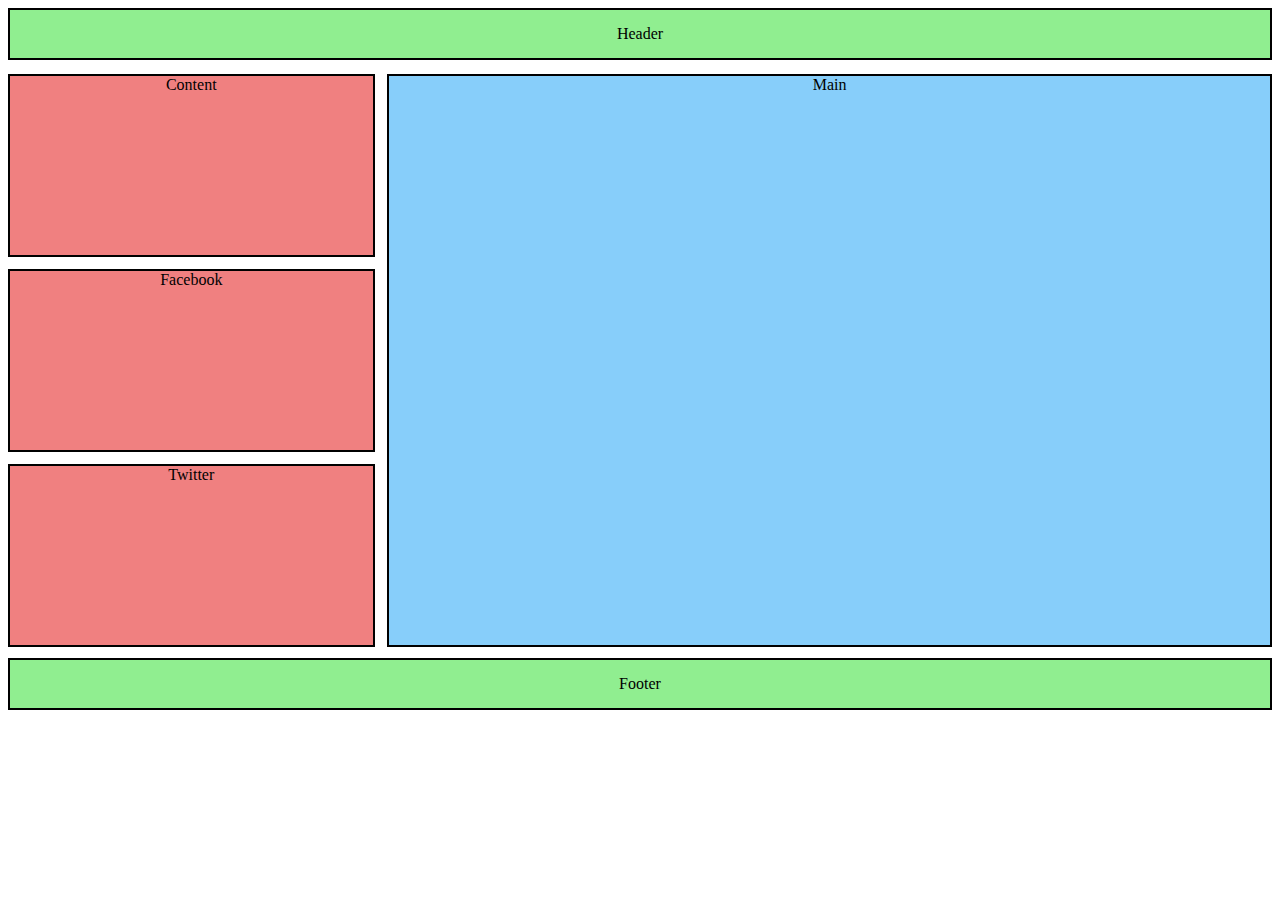
<file: assignment_Ins/index.html>
<!DOCTYPE html>
<html lang="en">
<head>
    <link rel="stylesheet" href="style.css">
    <title>Layout</title>
</head>
<body>
    <header>Header</header>
    <section>
        <div id="content" class="class">Content</div>
        <div id="facebook" class="class">Facebook</div>
        <div id="twitter" class="class">Twitter</div>
        <div id="main" class="class">Main</div>
    </section>
    <footer>Footer</footer>
</body>
</html>
</file>
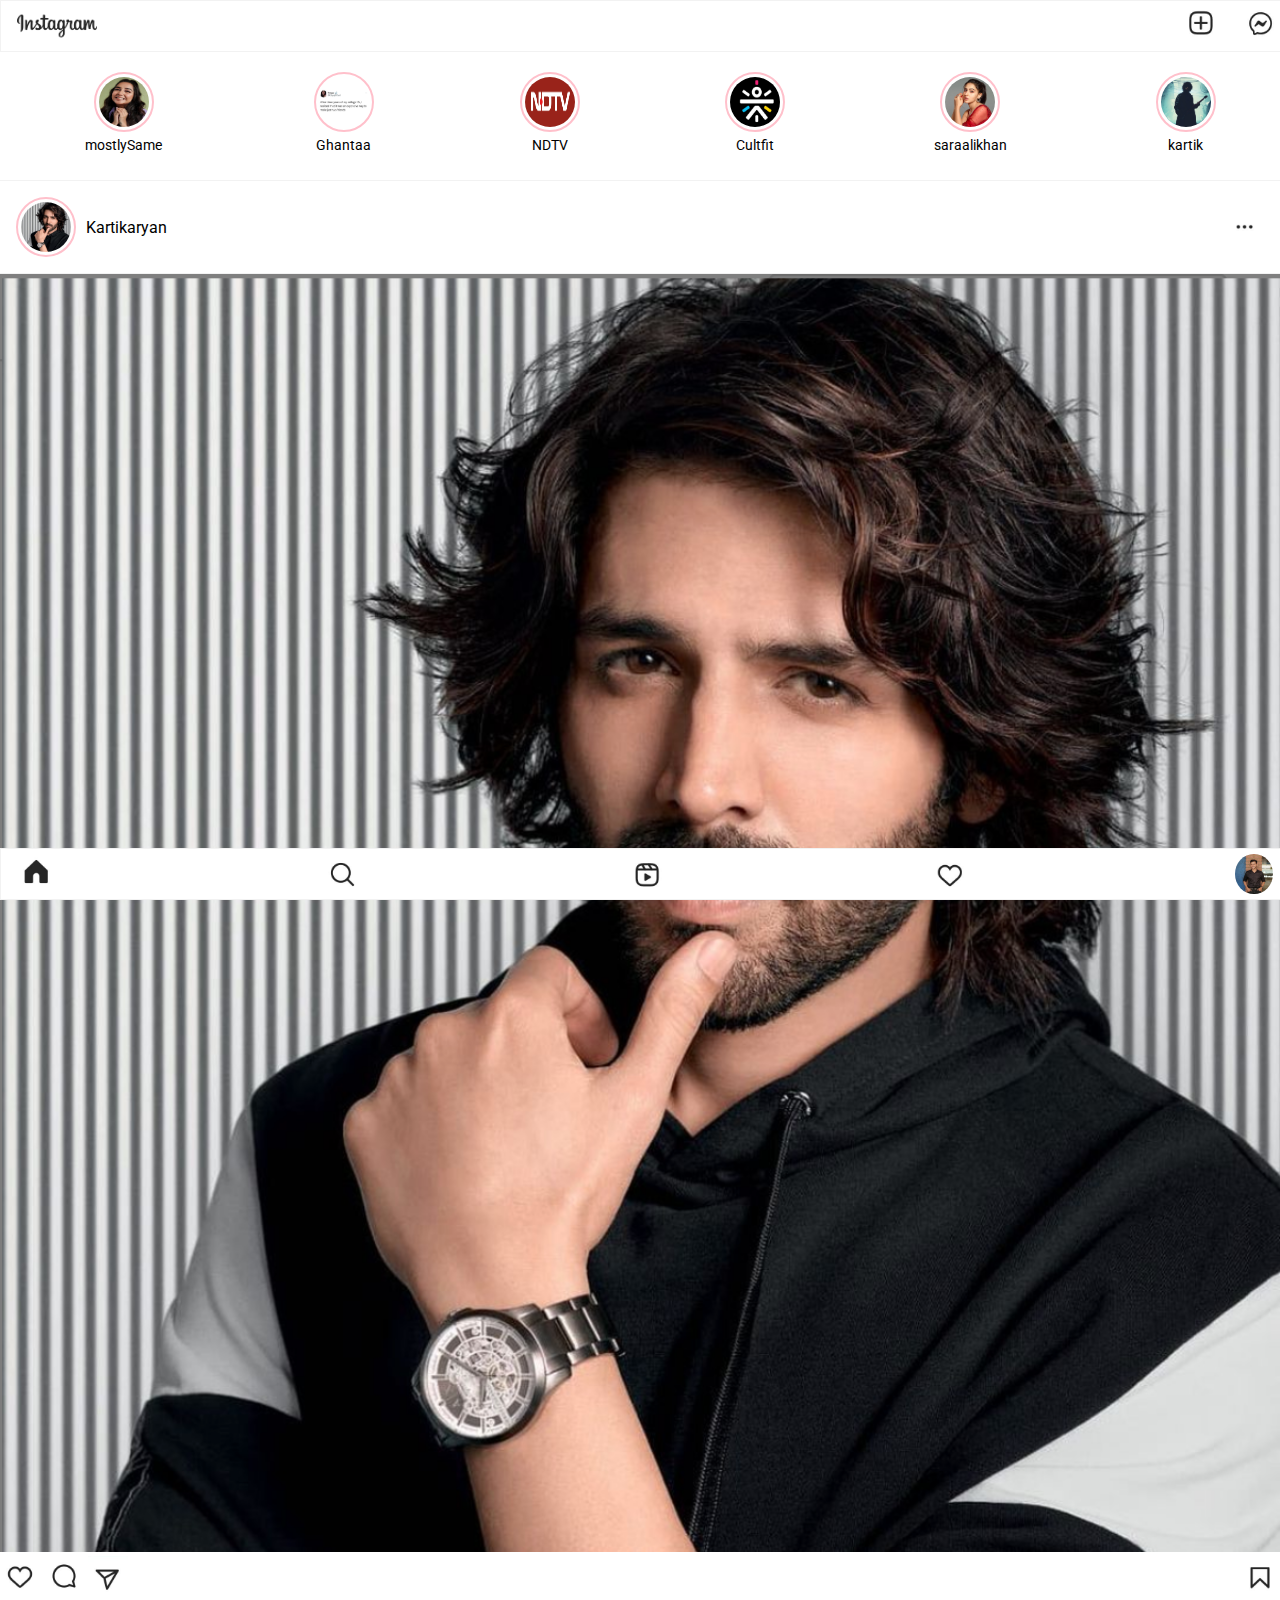
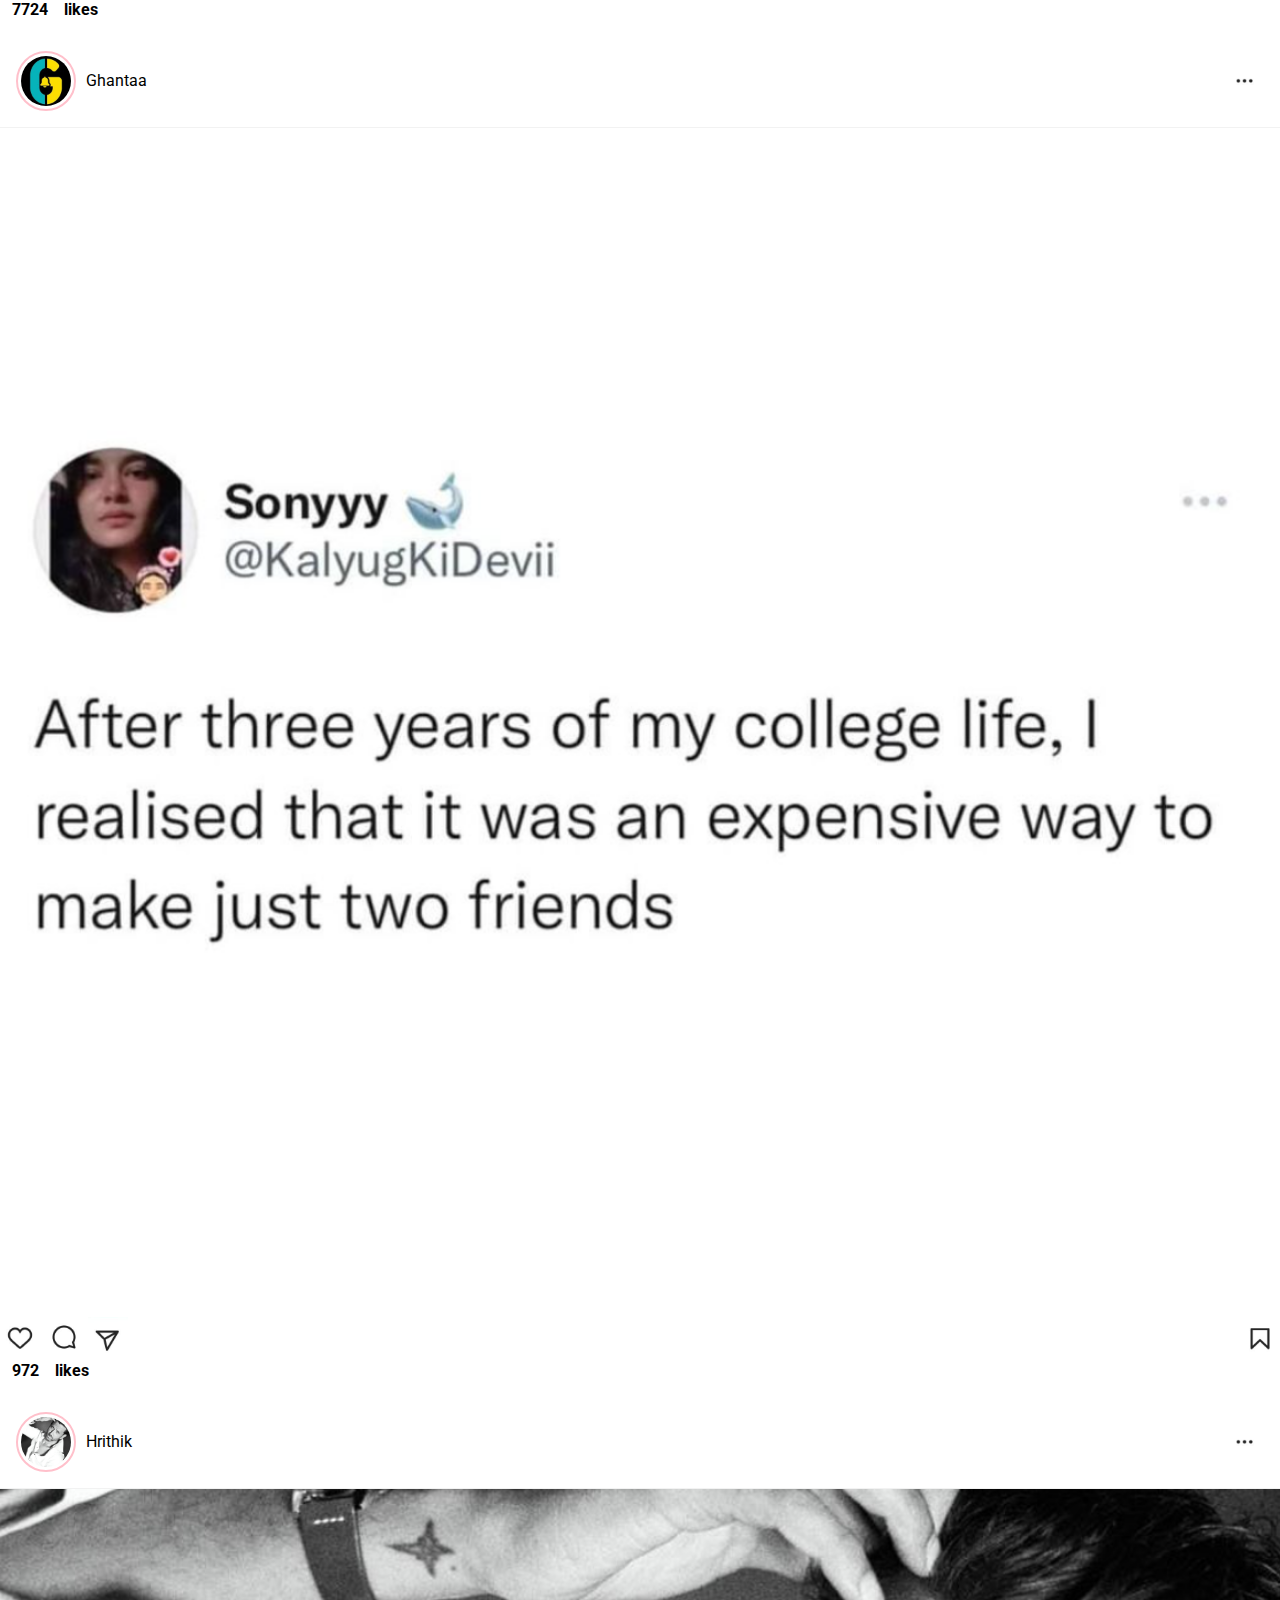
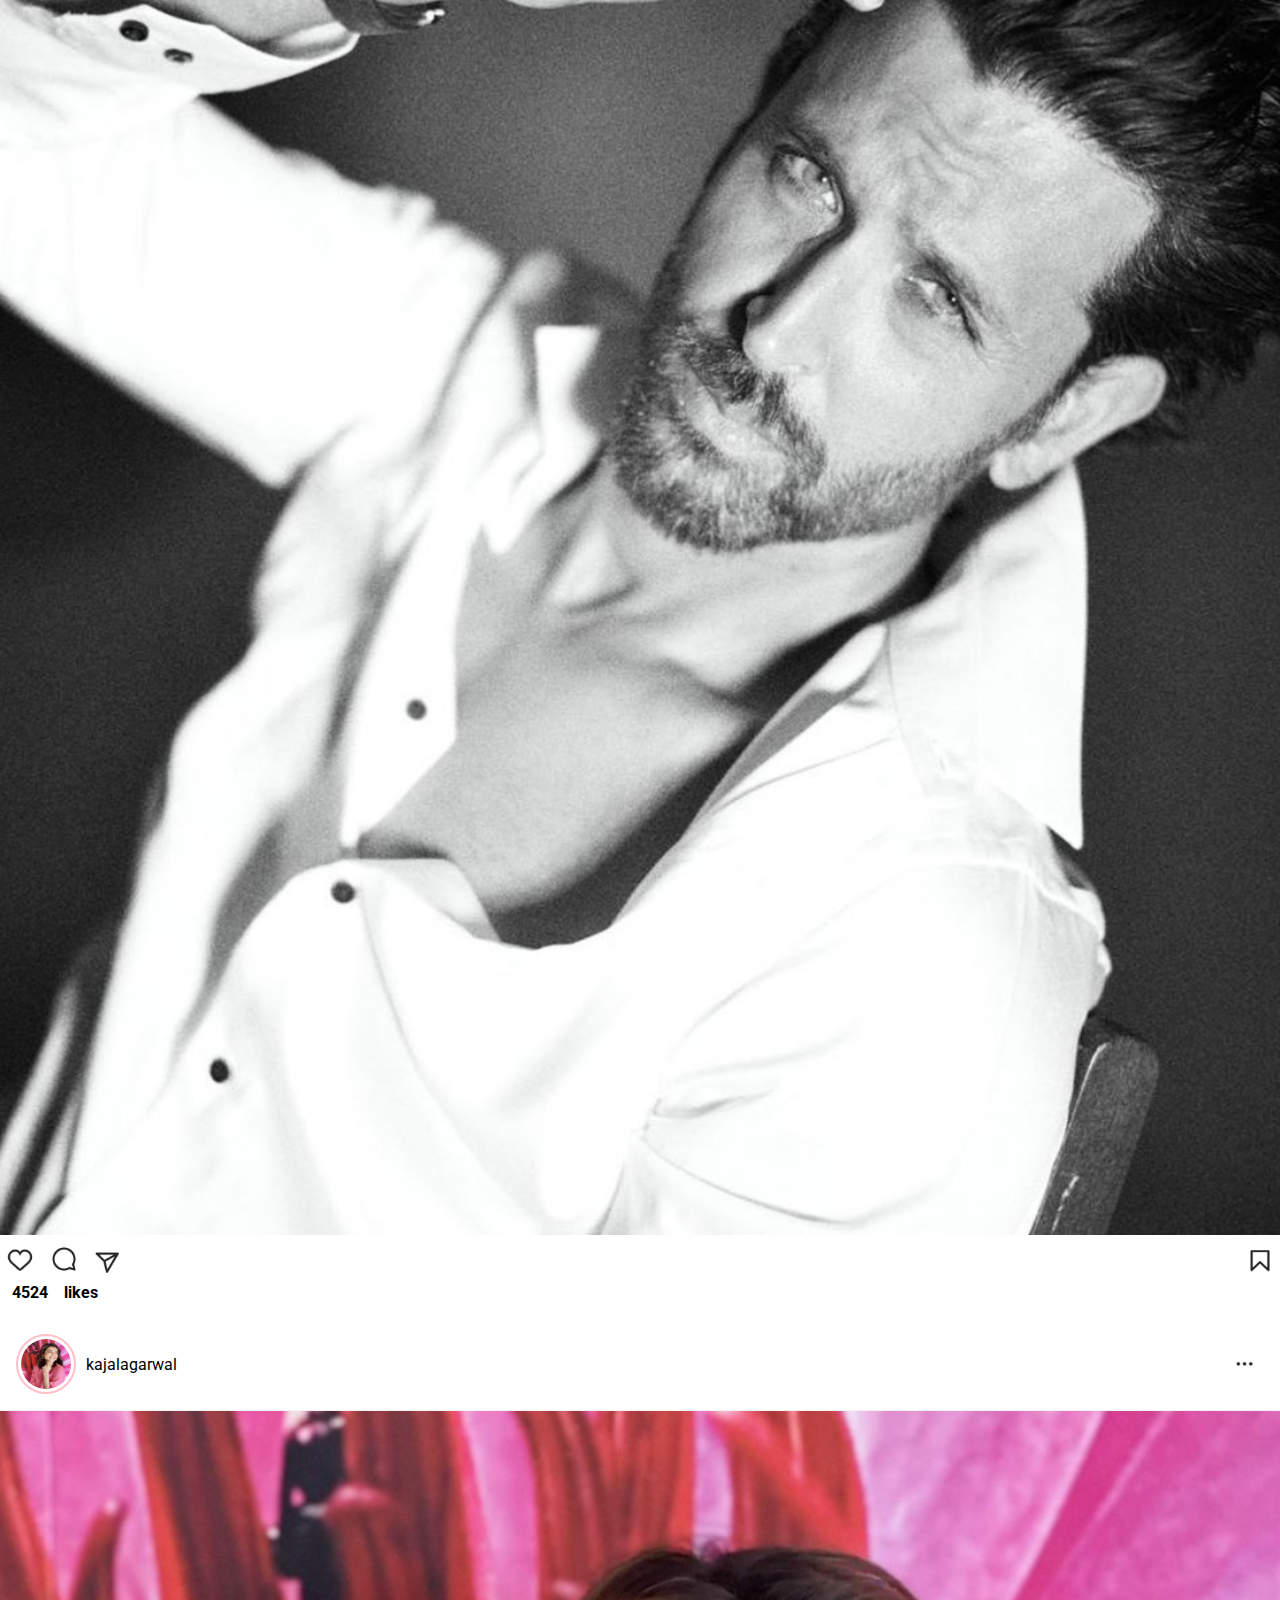
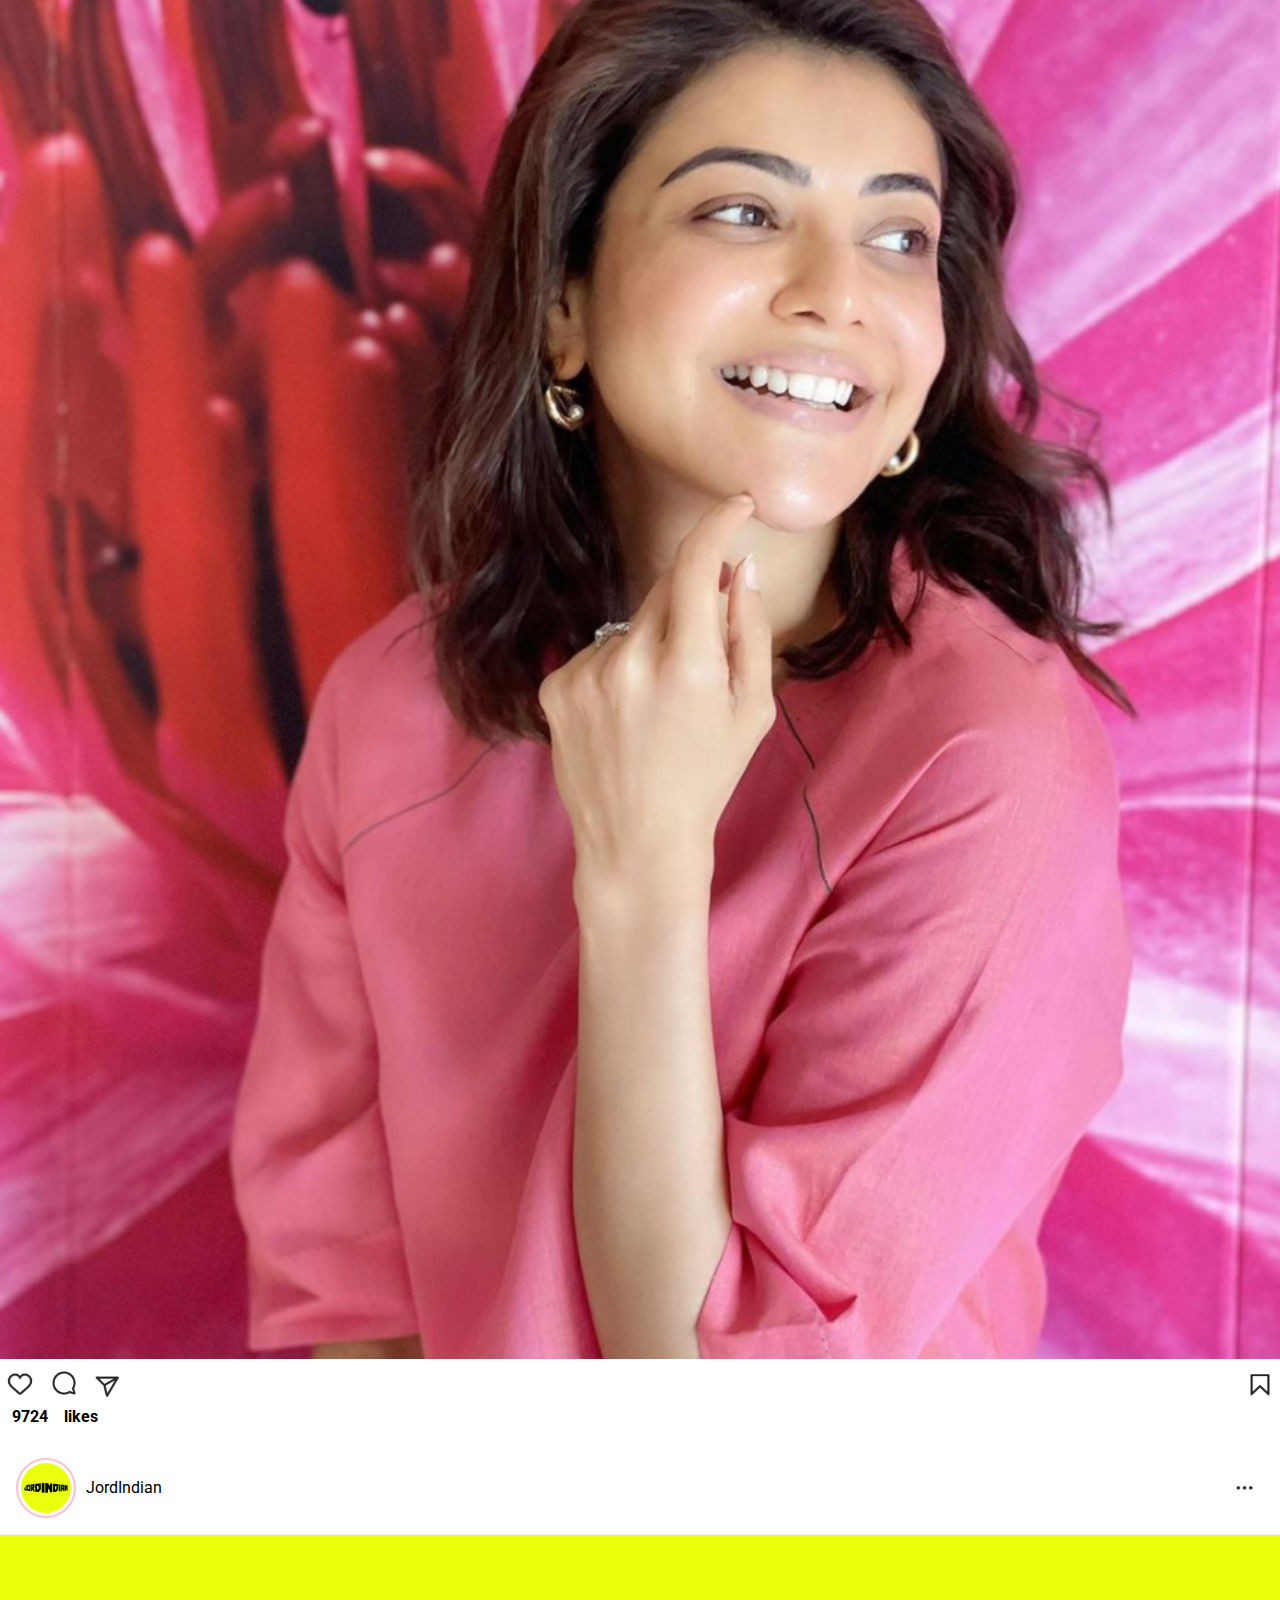
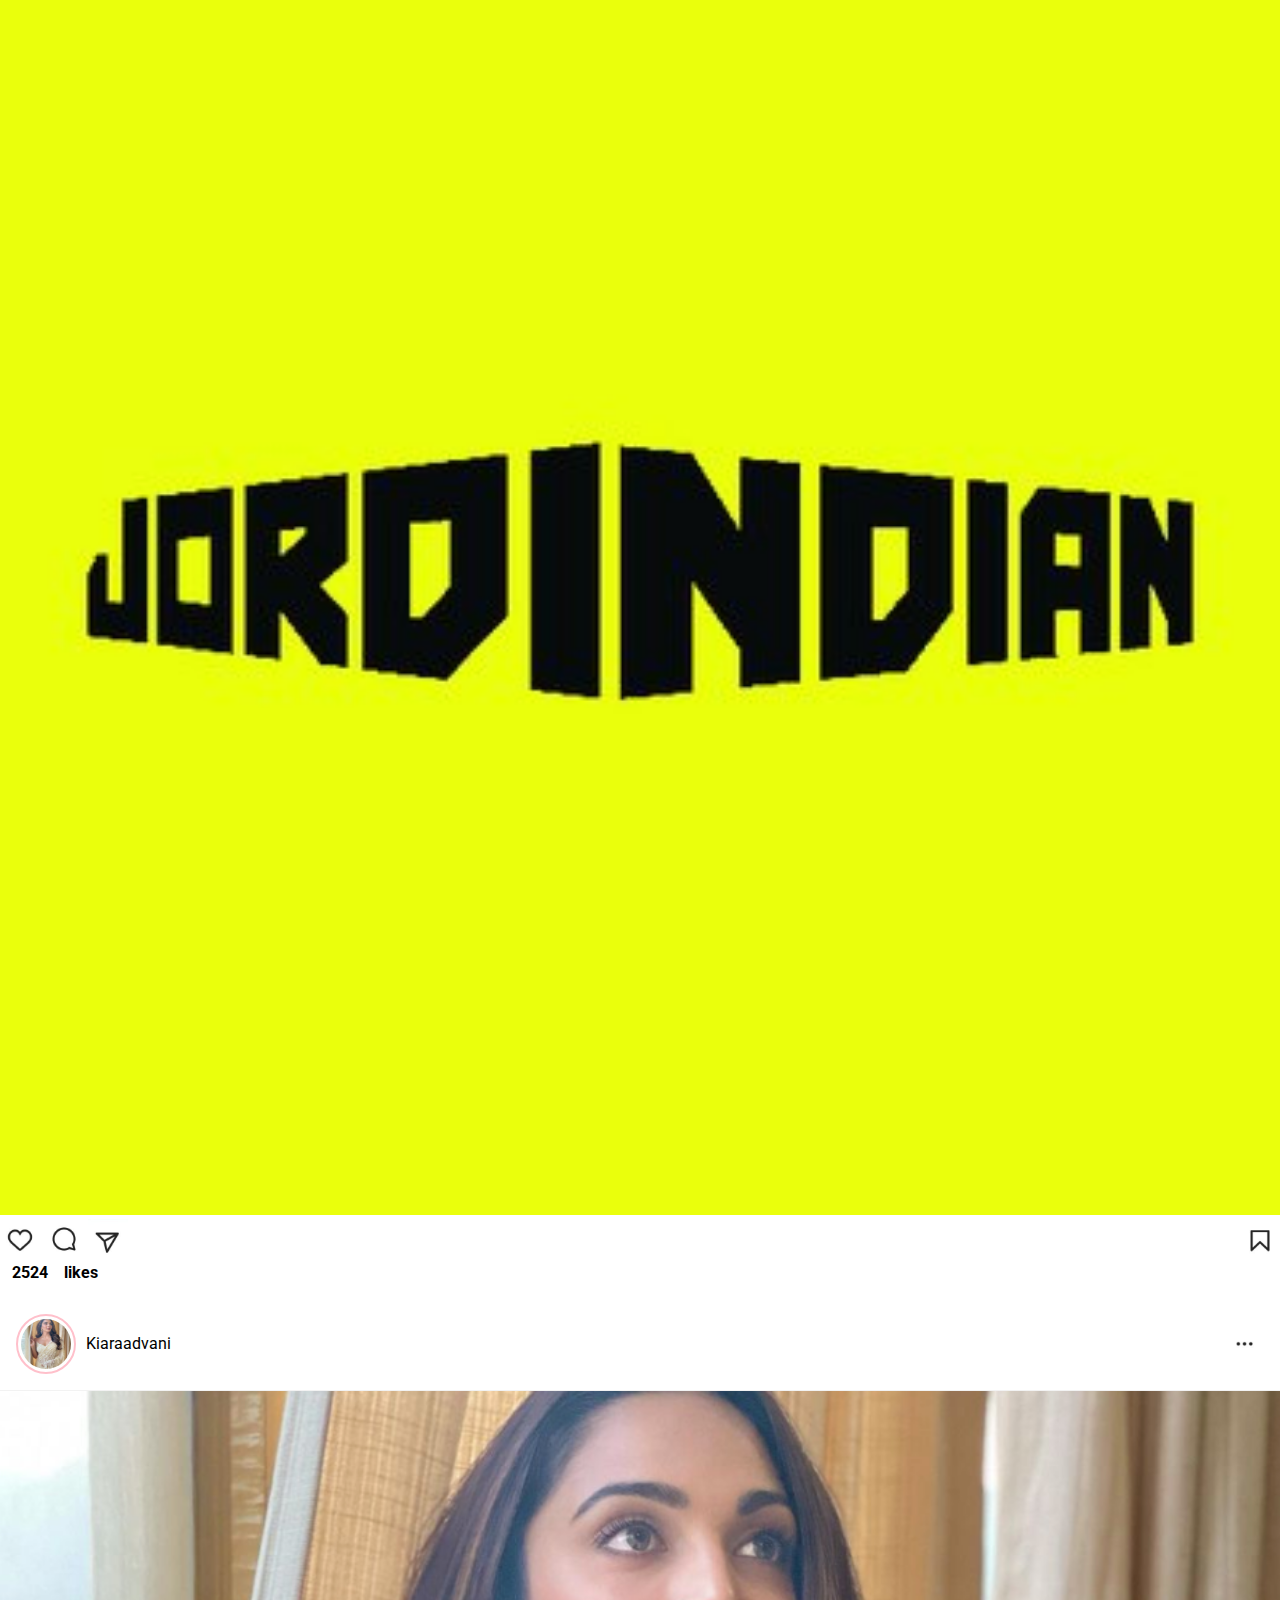
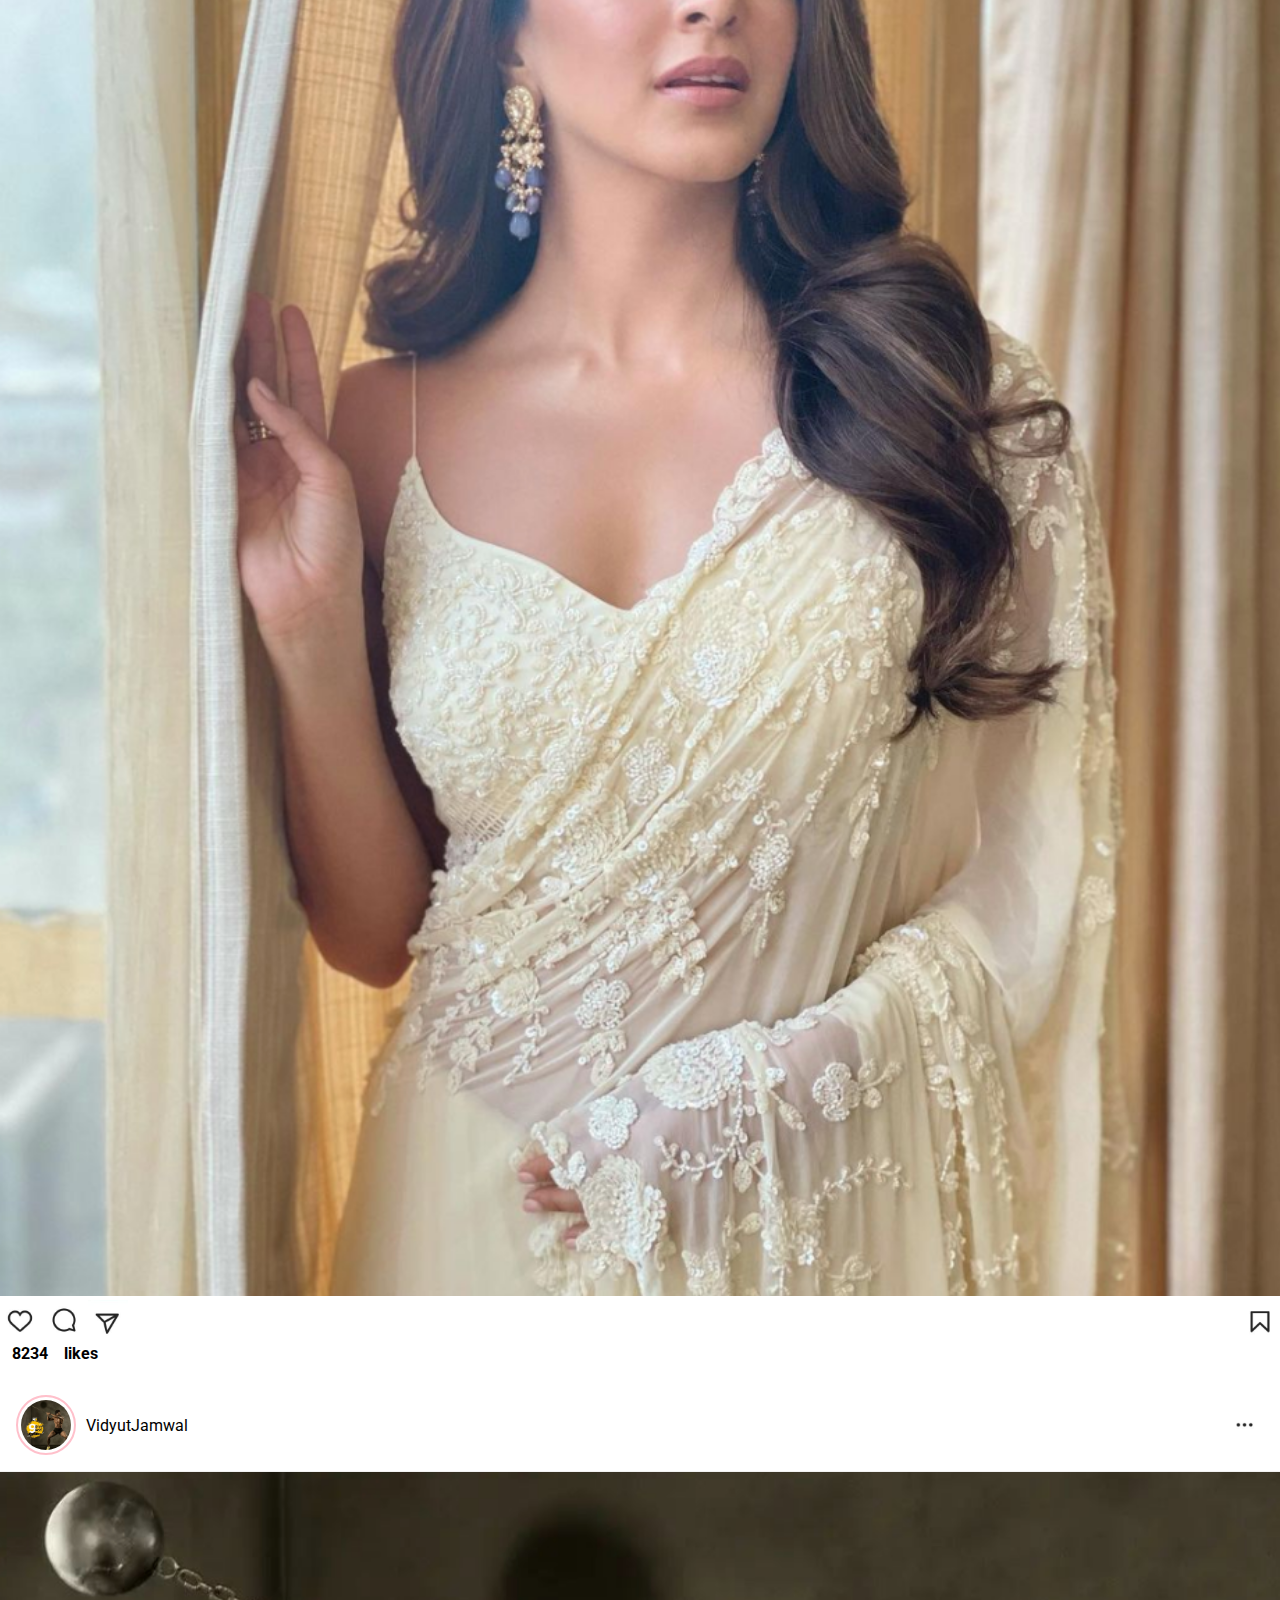
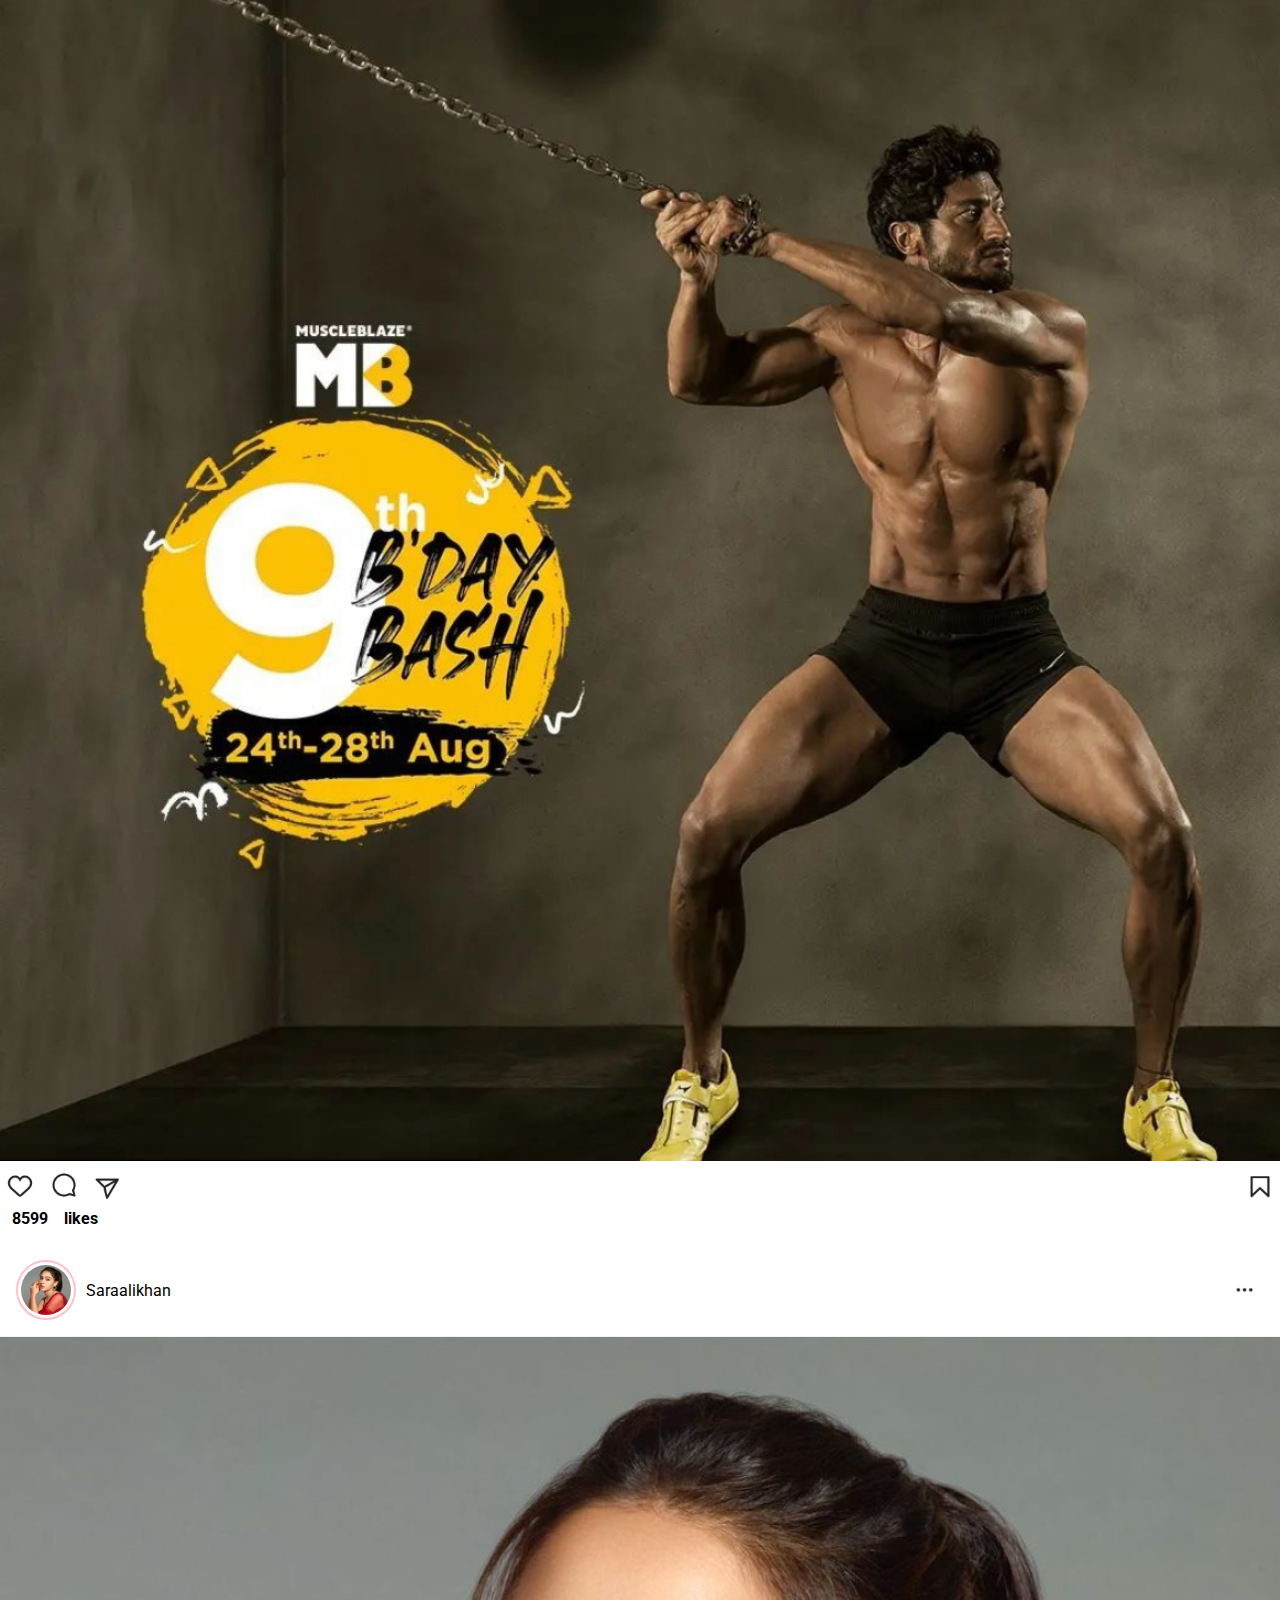
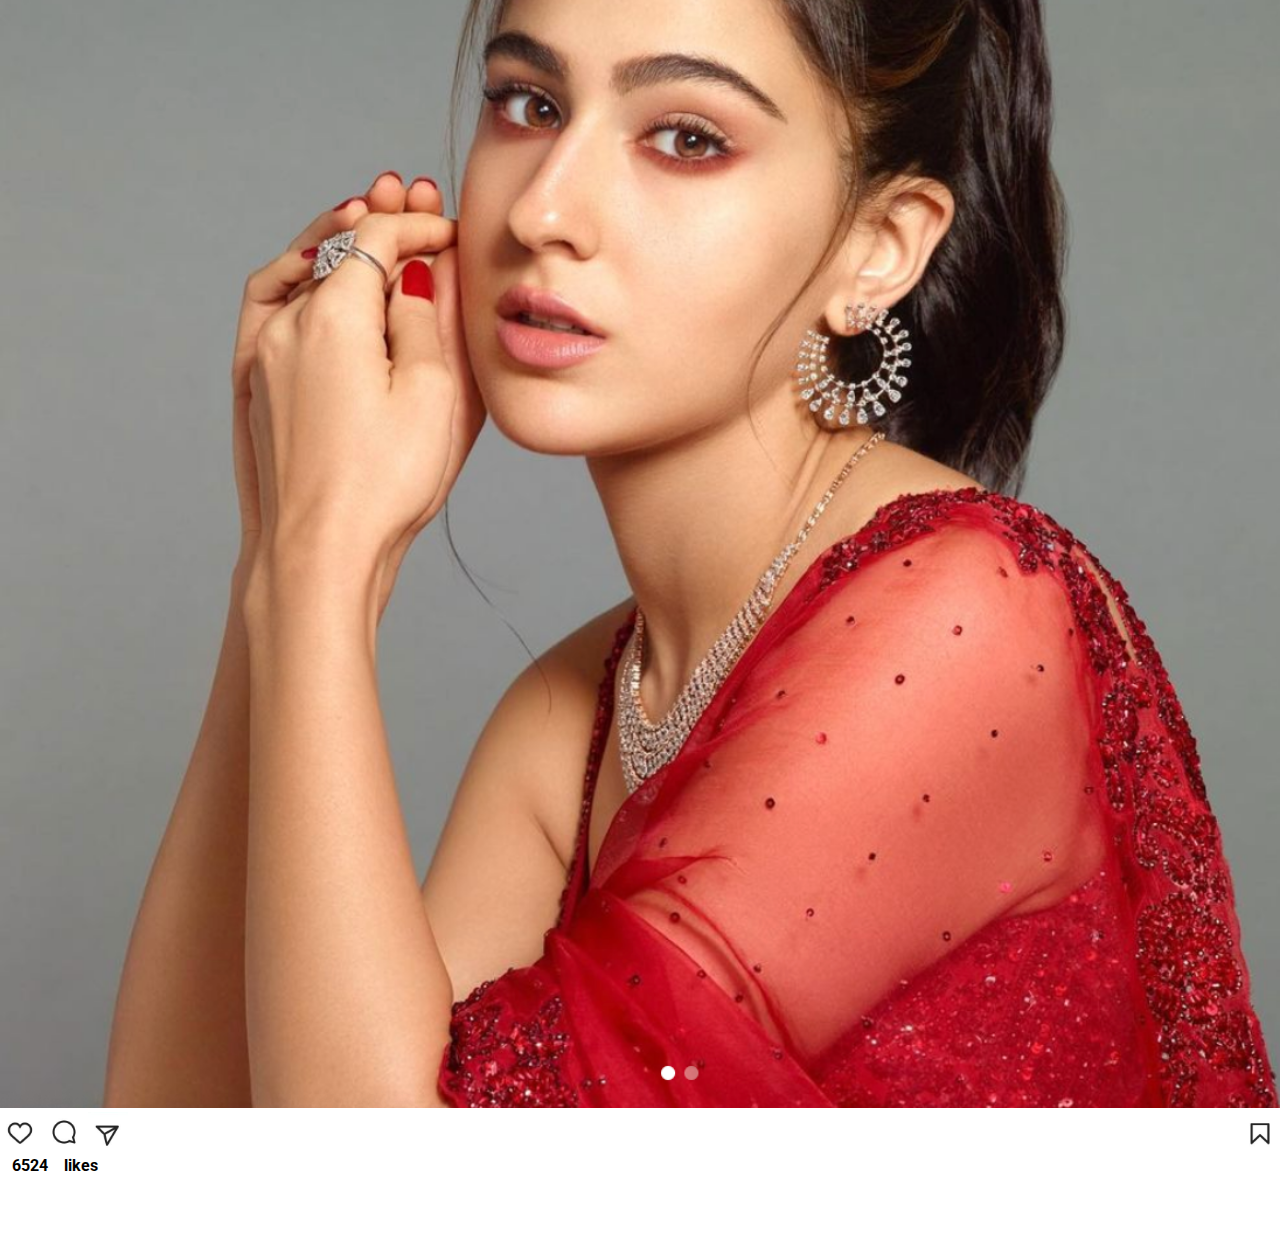
<file: InstaProject/index.html>
<!DOCTYPE html>
<html lang="en">

<head>
    <meta charset="UTF-8">
    <meta http-equiv="X-UA-Compatible" content="IE=edge">
    <meta name="viewport" content="width=device-width, initial-scale=1.0">
    <title>Instagram</title>
    <link rel="icon" type="image/png" href="https://www.freepnglogos.com/uploads/instagram-logos-png-images-free-download-2.png"/>
    <link rel="preconnect" href="https://fonts.googleapis.com">
    <link rel="preconnect" href="https://fonts.gstatic.com" crossorigin>
    <link href="https://fonts.googleapis.com/css2?family=Roboto:wght@300&display=swap" rel="stylesheet">
    <link rel="stylesheet" href="css/style.css">
</head>

<body>
    <div class="container">
        <header>
            <img src="assets/logo.png" alt="logo" class="logo">
            <div>
                <img src="assets/add.jpeg" alt="logo" class="header-actions">
                <img src="assets/message.jpeg" alt="logo" class="header-actions">
            </div>
        </header>

        <section class="status-container">
            <div class="status">
                <img src="assets/mostlysane.png" alt="status" class="profile-pic">
                <span class="username">mostlySame</span>
            </div>
            <div class="status">
                <img src="assets/ghanta_post_1.png" alt="status" class="profile-pic">
                <span class="username">Ghantaa</span>
            </div>
            <div class="status">
                <img src="assets/ndtv.png" alt="status" class="profile-pic">
                <span class="username">NDTV</span>
            </div>
            <div class="status">
                <img src="assets/cultfit.png" alt="status" class="profile-pic">
                <span class="username">Cultfit</span>
            </div>
            <div class="status">
                <img src="assets/saraalikhan.png" alt="status" class="profile-pic">
                <span class="username">saraalikhan</span>
            </div>
            <div class="status">
                <img src="assets/kartik.png" alt="status" class="profile-pic">
                <span class="username">kartik</span>
            </div>
        </section>

        <section class="posts-container">
            <div class="post">
                <div class="post-header">
                    <div class="sender-info">
                        <img src="assets/kartikaryan.png" alt="" class="profile-pic">
                        <span class="sender-name">Kartikaryan</span>
                    </div>
                    <img src="assets/more-options.jpeg" alt="logo" class="more-options">
                </div>
                <div class="post-body">
                    <img src="assets/kartikaryan.png" alt="post" class="post-image">
                    <div class="post-actions">
                        <div>
                            <img src="assets/like.jpeg" alt="action" class="post-action">
                            <img src="assets/comment.jpeg" alt="action" class="post-action">
                            <img src="assets/share.jpeg" alt="action" class="post-action">
                        </div>
                        <img src="assets/save.jpeg" alt="action" class="post-action">
                    </div>
                    <div class="likes-section">
                        <span class="likes-count">7724</span>&nbsp;likes
                    </div>
                </div>
            </div>

            <div class="post">
                <div class="post-header">
                    <div class="sender-info">
                        <img src="assets/ghantaa.jpg" alt="" class="profile-pic">
                        <span class="sender-name">Ghantaa</span>
                    </div>
                    <img src="assets/more-options.jpeg" alt="logo" class="more-options">
                </div>
                <div class="post-body">
                    <img src="assets/ghanta_post_1.png" alt="post" class="post-image">
                    <div class="post-actions">
                        <div>
                            <img src="assets/like.jpeg" alt="action" class="post-action">
                            <img src="assets/comment.jpeg" alt="action" class="post-action">
                            <img src="assets/share.jpeg" alt="action" class="post-action">
                        </div>
                        <img src="assets/save.jpeg" alt="action" class="post-action">
                    </div>
                    <div class="likes-section">
                        <span class="likes-count">972</span>&nbsp;likes
                    </div>
                </div>
            </div>

            <div class="post">
                <div class="post-header">
                    <div class="sender-info">
                        <img src="assets/hrithik.png" alt="" class="profile-pic">
                        <span class="sender-name">Hrithik</span>
                    </div>
                    <img src="assets/more-options.jpeg" alt="logo" class="more-options">
                </div>
                <div class="post-body">
                    <img src="assets/hrithik.png" alt="post" class="post-image">
                    <div class="post-actions">
                        <div>
                            <img src="assets/like.jpeg" alt="action" class="post-action">
                            <img src="assets/comment.jpeg" alt="action" class="post-action">
                            <img src="assets/share.jpeg" alt="action" class="post-action">
                        </div>
                        <img src="assets/save.jpeg" alt="action" class="post-action">
                    </div>
                    <div class="likes-section">
                        <span class="likes-count">4524</span>&nbsp;likes
                    </div>
                </div>
            </div>

            <div class="post">
                <div class="post-header">
                    <div class="sender-info">
                        <img src="assets/kajalagarwal.png" alt="" class="profile-pic">
                        <span class="sender-name">kajalagarwal</span>
                    </div>
                    <img src="assets/more-options.jpeg" alt="logo" class="more-options">
                </div>
                <div class="post-body">
                    <img src="assets/kajalagarwal.png" alt="post" class="post-image">
                    <div class="post-actions">
                        <div>
                            <img src="assets/like.jpeg" alt="action" class="post-action">
                            <img src="assets/comment.jpeg" alt="action" class="post-action">
                            <img src="assets/share.jpeg" alt="action" class="post-action">
                        </div>
                        <img src="assets/save.jpeg" alt="action" class="post-action">
                    </div>
                    <div class="likes-section">
                        <span class="likes-count">9724</span>&nbsp;likes
                    </div>
                </div>
            </div>

            <div class="post">
                <div class="post-header">
                    <div class="sender-info">
                        <img src="assets/jordindian.jpeg" alt="" class="profile-pic">
                        <span class="sender-name">JordIndian</span>
                    </div>
                    <img src="assets/more-options.jpeg" alt="logo" class="more-options">
                </div>
                <div class="post-body"> 
                    <img src="assets/jordindian.jpeg" alt="post" class="post-image">
                    <div class="post-actions">
                        <div>
                            <img src="assets/like.jpeg" alt="action" class="post-action">
                            <img src="assets/comment.jpeg" alt="action" class="post-action">
                            <img src="assets/share.jpeg" alt="action" class="post-action">
                        </div>
                        <img src="assets/save.jpeg" alt="action" class="post-action">
                    </div>
                    <div class="likes-section">
                        <span class="likes-count">2524</span>&nbsp;likes
                    </div>
                </div>
            </div>

            <div class="post">
                <div class="post-header">
                    <div class="sender-info">
                        <img src="assets/kiaraadvani.png" alt="" class="profile-pic">
                        <span class="sender-name">Kiaraadvani</span>
                    </div>
                    <img src="assets/more-options.jpeg" alt="logo" class="more-options">
                </div>
                <div class="post-body"> 
                    <img src="assets/kiaraadvani.png" alt="post" class="post-image">
                    <div class="post-actions">
                        <div>
                            <img src="assets/like.jpeg" alt="action" class="post-action">
                            <img src="assets/comment.jpeg" alt="action" class="post-action">
                            <img src="assets/share.jpeg" alt="action" class="post-action">
                        </div>
                        <img src="assets/save.jpeg" alt="action" class="post-action">
                    </div>
                    <div class="likes-section">
                        <span class="likes-count">8234</span>&nbsp;likes
                    </div>
                </div>
            </div>

            <div class="post">
                <div class="post-header">
                    <div class="sender-info">
                        <img src="assets/vidyutjamwal.png" alt="" class="profile-pic">
                        <span class="sender-name">VidyutJamwal</span>
                    </div>
                    <img src="assets/more-options.jpeg" alt="logo" class="more-options">
                </div>
                <div class="post-body"> 
                    <img src="assets/vidyutjamwal.png" alt="post" class="post-image">
                    <div class="post-actions">
                        <div>
                            <img src="assets/like.jpeg" alt="action" class="post-action">
                            <img src="assets/comment.jpeg" alt="action" class="post-action">
                            <img src="assets/share.jpeg" alt="action" class="post-action">
                        </div>
                        <img src="assets/save.jpeg" alt="action" class="post-action">
                    </div>
                    <div class="likes-section">
                        <span class="likes-count">8599</span>&nbsp;likes
                    </div>
                </div>
            </div>

            <div class="post">
                <div class="post-header">
                    <div class="sender-info">
                        <img src="assets/saraalikhan.png" alt="" class="profile-pic">
                        <span class="sender-name">Saraalikhan</span>
                    </div>
                    <img src="assets/more-options.jpeg" alt="logo" class="more-options">
                </div>
                <div class="post-body"> 
                    <img src="assets/saraalikhan.png" alt="post" class="post-image">
                    <div class="post-actions">
                        <div>
                            <img src="assets/like.jpeg" alt="action" class="post-action">
                            <img src="assets/comment.jpeg" alt="action" class="post-action">
                            <img src="assets/share.jpeg" alt="action" class="post-action">
                        </div>
                        <img src="assets/save.jpeg" alt="action" class="post-action">
                    </div>
                    <div class="likes-section">
                        <span class="likes-count">6524</span>&nbsp;likes
                    </div>
                </div>
            </div>

        </section>

        <footer>
            <img src="assets/home.jpeg" alt="options" class="footer-action">
            <img src="assets/search.jpeg" alt="options" class="footer-action">
            <img src="assets/reels.jpeg" alt="options" class="footer-action">
            <img src="assets/notifications.jpeg" alt="options" class="footer-action">
            <img src="assets/user.jpeg" alt="options" class="footer-action user">
        </footer>
    </div>

</body>

</html>
</file>
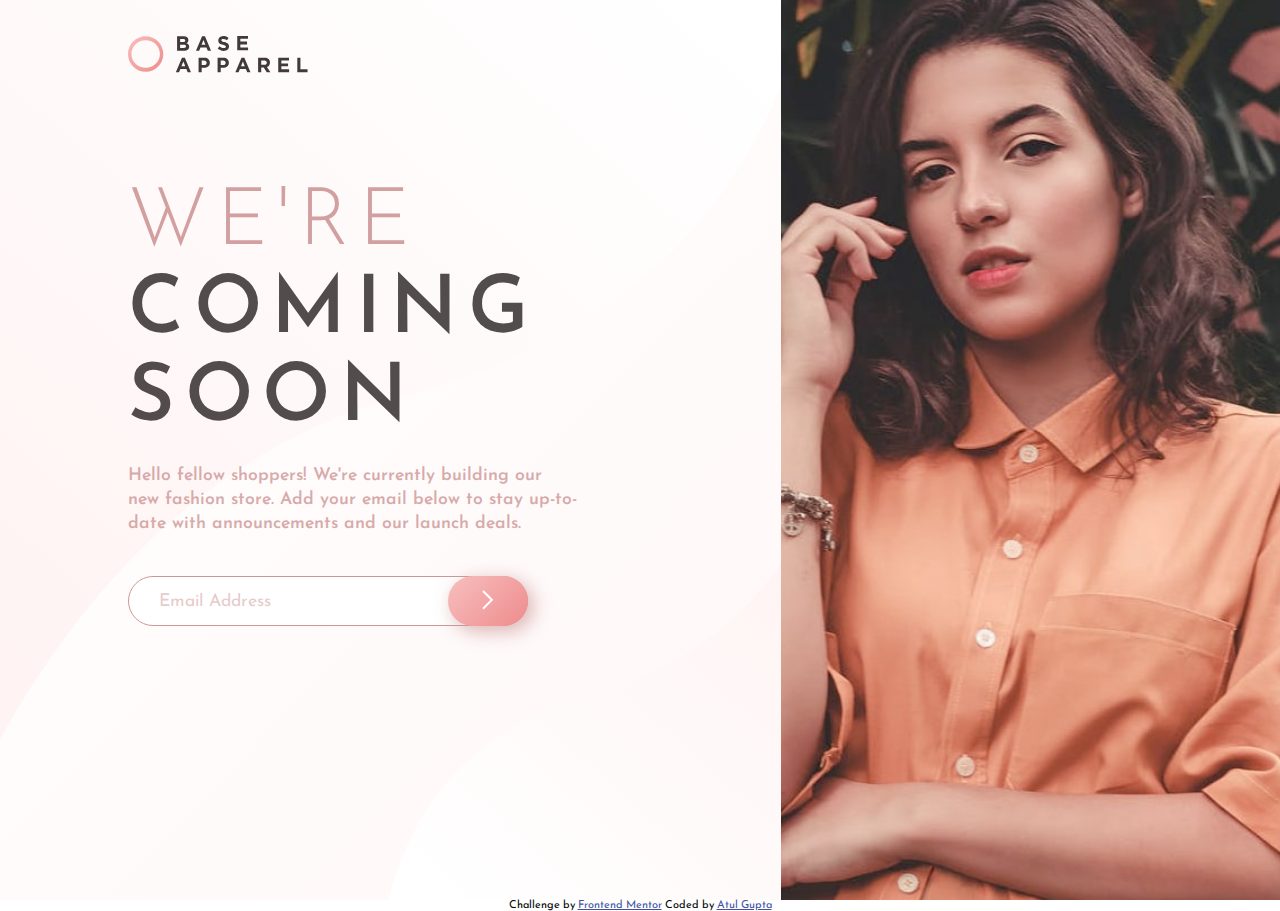
<file: frontendMaster/base-apparel-coming-soon-master/index.html>
<!DOCTYPE html>
<html lang="en">

<head>
  <meta charset="UTF-8">
  <meta name="viewport" content="width=device-width, initial-scale=1.0">
  <!-- displays site properly based on user's device -->

  <link rel="icon" type="image/png" sizes="32x32" href="./assets/favicon-32x32.png">

  <link rel="stylesheet" href="./css/style.css">

  <title>Frontend Mentor | Base Apparel coming soon page</title>

  <!-- Feel free to remove these styles or customise in your own stylesheet 👍 -->
  <style>
    .attribution {
      font-size: 11px;
      text-align: center;
    }

    .attribution a {
      color: hsl(228, 45%, 44%);
    }
  </style>
</head>

<body>
  <header class="logo">
    <img src="./assets/logo.svg" alt="Logo">
  </header>
  <section class="container">
    <div class="left">
    <h1>WE'RE <br/> <span>COMING <br/>SOON</span></h1>
    <p>  Hello fellow shoppers! We're currently building our new fashion store.
      Add your email below to stay up-to-date with announcements and our launch deals.</p>

    <form action="#" class="input_Taker">
      <input id="inputMail" name="Email" id="Email" value="" type="email" placeholder="Email Address">
      <img src="./assets/icon-error.svg" alt="error_Icon" class="error_Icon">
      <button class="btn" type="submit">
        <img src="./assets/icon-arrow.svg" alt="arrow_Icon" class="arrow_Icon">
      </button>
      <p class="error_Text">Please provide a valid email</p>
    </form>
    </div>

    <div class="right"></div>
  </section>

  <footer>
    <p class="attribution">
      Challenge by <a href="https://www.frontendmentor.io?ref=challenge" target="_blank">Frontend Mentor</a>
      Coded by <a href="https://www.linkedin.com/in/atul-gupta-5601471b7/" target="#">Atul Gupta</a>
    </p>
  </footer>

  <script src="./js/main.js">

  </script>
</body>

</html>
</file>
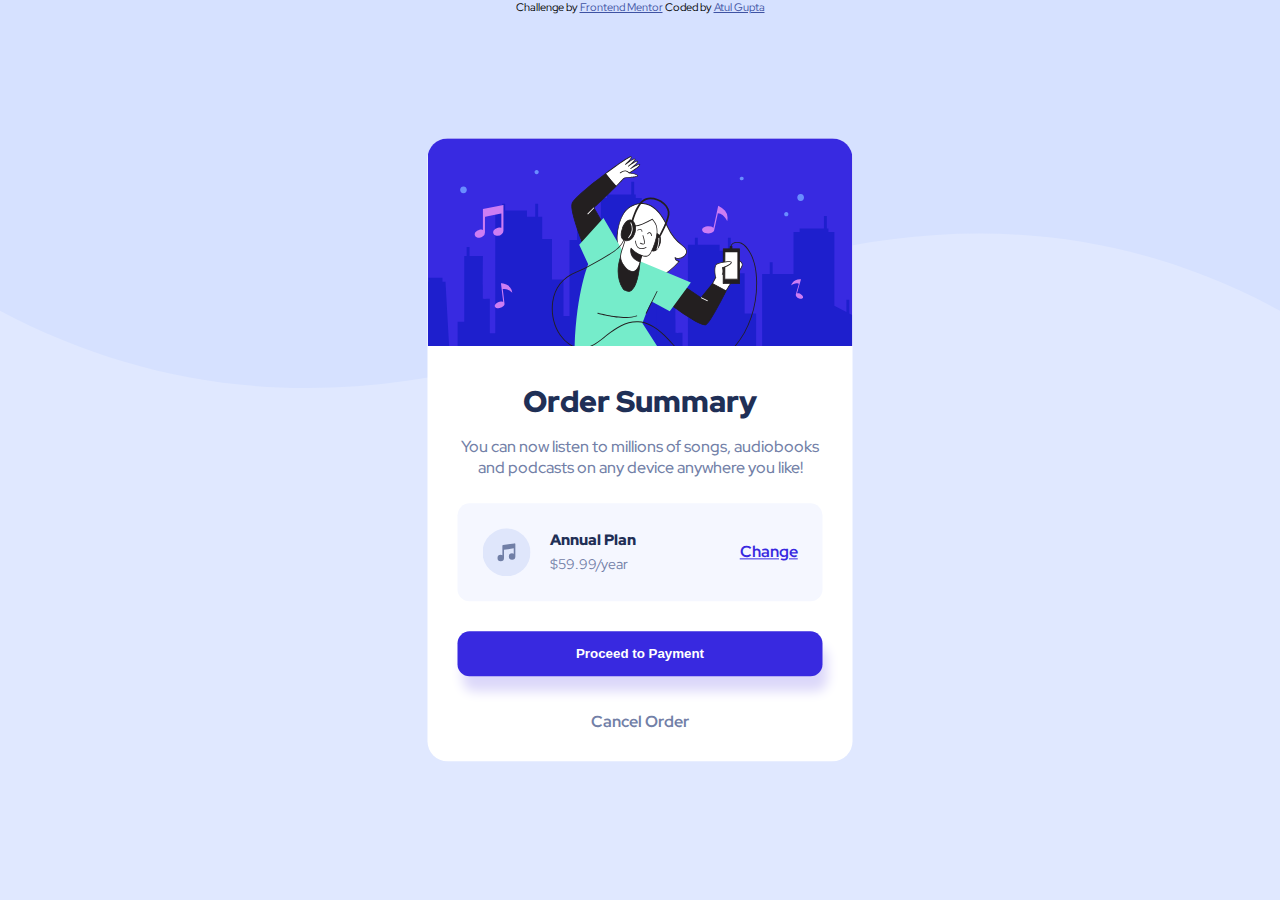
<file: frontendMaster/orderSummaryComponent/index.html>
<!DOCTYPE html>
<html lang="en">

<head>
    <meta charset="UTF-8">
    <meta http-equiv="X-UA-Compatible" content="IE=edge">
    <meta name="viewport" content="width=device-width, initial-scale=1.0">
    <link href="https://fonts.googleapis.com/css2?family=Red+Hat+Display:wght@500;700;900&display=swap"
        rel="stylesheet">
    <link rel="stylesheet" href="css/style.css">
    <link rel="icon" type="image/png" sizes="32x32" href="assets/favicon-32x32.png">
    <title>Frontend Mentor | Order Summary Card</title>
</head>

<body>

    <div class="container">
        <div class="card_image">
            <img src="assets/illustration-hero.svg" alt="Hero_Image" class="hero_image">
        </div>

        <div class="card_content">
            <h2 class="title">Order Summary</h2>
            <p class="subtitle">You can now listen to millions of songs, audiobooks and podcasts on any device anywhere
                you like!</p>
                
                <div class="plan_box">
                    <div class="plan_box_left">
                        <img src="assets/icon-music.svg" alt="musix_icon" class="icon">
                        <div class="info">
                            <h4>Annual Plan</h4>
                            <p>$59.99/year</p>
                        </div>
                    </div>
                    <a href="#" class="change">Change</a>
                </div>
                
                <button class="btn" type="button"> Proceed to Payment</button>
                
                <a href="#" class="cancel_btn font_size">Cancel Order</a>
        </div>

    </div>
    <div class="attribution">
        Challenge by <a href="https://www.frontendmentor.io?ref=challenge" target="_blank">Frontend Mentor</a>
        Coded by <a href="https://www.linkedin.com/in/atul-gupta-5601471b7/" target="#">Atul Gupta</a>
    </div>
</body>

</html>
</file>
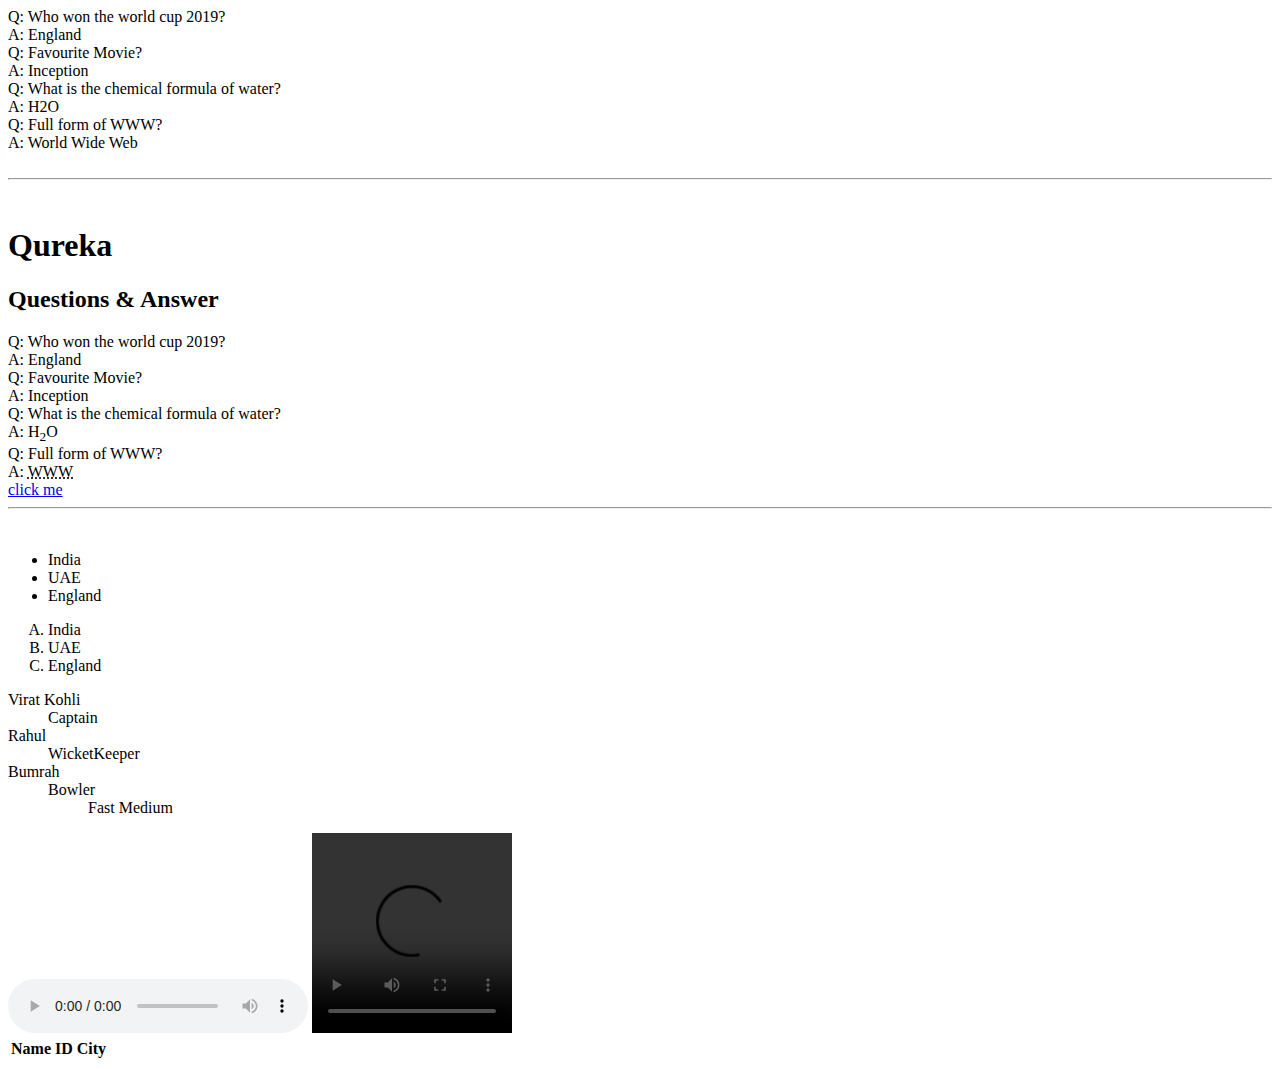
<file: main18_08.html>
<!DOCTYPE html>
<html>
    <head>
        <title>Qureka</title>
    </head>
    <body>
        Q: Who won the world cup 2019?<br>
        A: England<br>
        Q: Favourite Movie?<br>
        A: Inception<br>
        Q: What is the chemical formula of water?<br>
        A: H2O<br>
        Q: Full form of WWW?<br>
        A: World Wide Web<br>

        <br><hr><br>
        <h1>Qureka</h1>
        <h2>Questions & Answer</h2>
        <div>Q: Who won the world cup 2019?</div>
        <div>A: England</div>
        <div>Q: Favourite Movie?</div>
        <div>A: Inception</div>
        <div>Q: What is the chemical formula of water?</div>
        <div>A: H<sub>2</sub>O</div>
        <div>Q: Full form of WWW?</div>
        <div>A: <abbr title="World Wide Web">WWW</abbr></div>
        <a href="https://www.google.com">click me</a>

        <br><hr><br>
        <ul>
            <li>India</li>
            <li>UAE</li>
            <li>England</li>
        </ul>
        <ol type="A">
            <li>India</li>
            <li>UAE</li>
            <li>England</li>
        </ol>
        <dl>
            <dt>Virat Kohli</dt>
            <dd>Captain</dd>
            <dt>Rahul</dt>
            <dd>WicketKeeper</dd>
            <dt>Bumrah</dt>
            <dd>
                <dl>
                    <dt>Bowler</dt>
                    <dd>Fast Medium</dd>
                </dl>
            </dd>
        </dl>

        <!-- 19/08/2021 -->
        <audio controls>
            <source src="" type="audio/mpeg">  
        </audio>
        <video controls height="200" width="200">
            <source src="" type="video/mp4">
        </video>
        <table>
            <thead>
                <tr>
                    <th>Name</th>
                    <th>ID</th>
                    <th>City</th>
                </tr>
            </thead>
        </table>
    </body>
</html>
</file>
<file: assignment_Ins/style.css>
*{
    box-sizing: border-box;
    /* max-width: ; */
}
header{
    background-color: lightgreen;
    text-align: center;
    border: 2px solid black;
    padding: 15px;
}
section{
    position: relative;
    width: 100%;
    display: inline-block;
    margin-top: 10px;
}
#main{
    background-color:lightskyblue;
    width: 70%;
    text-align: center;
    border: 2px solid black;
    height: 573px;
    position: absolute;
    right: 0;
    top: 0;
}
#content{
    background-color:lightcoral;
    width: 29%;
    height: 183px;
    text-align: center;
    border: 2px solid black;
    position: absolute;
    left: 0;
}
#facebook{
    background-color:lightcoral;
    width: 29%;
    height: 183px;
    text-align: center;
    border: 2px solid black;
    position: absolute;
    left: 0;
    top: 195px;
}
#twitter{
    background-color:lightcoral;
    width: 29%;
    height: 183px;
    text-align: center;
    border: 2px solid black;
    position: absolute;
    left: 0;
    top: 390px;
}
footer{
    margin-top: 580px;
    background-color: lightgreen;
    text-align: center;
    border: 2px solid black;
    padding: 15px;
}
</file>
<file: InstaProject/css/style.css>
body {
    margin: 0;
    padding: 0;
    font-family:'Roboto', sans-serif;
}

header {
    height: 50px;
    display: flex;
    align-items: center;
    justify-content: space-between;
    border: 1px solid #f2f2f2;
    padding: 0 16px;
    position: fixed;
    width: 100%;
    background: #fff;
}

.logo {
    height: 50px;
}

.header-actions {
    height: 40px;
    margin-right: 16px;
}

footer {
    height: 50px;
    display: flex;
    align-items: center;
    justify-content: space-between;
    border: 1px solid #f2f2f2;
    padding: 0 16px;
    position: fixed;
    bottom: 0;
    width: 100%;
    background: white;
}

.footer-action {
    height: 40px;
    margin-right: 24px;
}

.user {
    border-radius: 50%;
}

.status-container {
    padding-top: 50px;
    display: flex;
    flex-wrap: wrap;
    flex-direction: column;
    border-bottom: 1px solid #f2f2f2;
    height: 130px;
    overflow-x: auto;
}

.status-container::-webkit-scrollbar {
    display: none;
}

.status {
    padding: 16px 0 16px 16px;
    display: flex;
    flex-direction: column;
    font-size: 14px;
    align-items: center;
    height: 130px;
    justify-content: center;
}

.profile-pic {
    height: 50px;
    width: 50px;
    border-radius: 50%;
    border: 2px solid pink;
    padding: 3px;
}

.username {
    padding: 5px;
}


.posts-container{
    margin-bottom: 50px;
}
.post-header {
    display: flex;
    align-items: center;
    justify-content: space-between;
    padding: 16px;
    border-bottom: 1px solid #f2f2f2;
}
.more-options{
    height: 40px;
}
.sender-name{
    margin-left: 10px;
}
.sender-info{
    display: flex;
    align-items: center;
}

.post {
    padding-bottom: 16px;
}


.post-image{
    height: 100%;
    width: 100%;
}
.post-actions {
    display: flex;
    align-items: center;
    justify-content: space-between;
}
.post-action{
    height: 40px;
}
.likes-section{
    font-weight: bold;
}
.likes-count{
    padding: 0 12px;
}
</file>
<file: frontendMaster/base-apparel-coming-soon-master/css/style.css>
@import url('https://fonts.googleapis.com/css2?family=Josefin+Sans:wght@300;400;600&display=swap');

*{
    margin: 0;
    padding: 0;
    box-sizing: border-box;
}

body{
    font-family: 'Josefin Sans', sans-serif;
    font-size: 16px;
}

header{
    height: auto;
    padding: 35px;
}

header img{
    width: 150px;
}

.container{
    min-height: 100vh;
    width: 100%;
    display: flex;
    flex-direction: column-reverse;
    align-items: center;
    justify-content: flex-end;
    text-align: center;
    background-image: linear-gradient(135deg, hsl(0, 0%, 100%), hsl(0, 100%, 98%));
}

.container .left{
    width: 100%;
    height: auto;
    padding: 50px 30px;
}

.container .right{
    width: 100%;
    height: 250px;
    background-image: url('../assets/hero-mobile.jpg');
    background-size: cover;
    background-position: center center;
}

.container .left h1{
    font-size: 3.2rem;
    font-weight: 300;
    color: hsl(0, 36%, 70%);
    line-height: 3.5rem;
    letter-spacing: .6rem;
    opacity: 0.9;
}

.container .left span{
    color: hsl(0, 6%, 24%);
    font-weight: 600;
}

.container .left p{
    max-width: 450px;
    margin: 0 auto;
    color: hsl(0, 36%, 70%);
    line-height: 1.5rem;
    margin-top: 20px;
    margin-bottom: 40px;
    font-weight: 600;
    opacity: 0.8;
}

.container form{
    position: relative;
    display: block;
    height: 50px;
    width: 100%;
    max-width: 400px;
    margin: 0 auto;
}

.container form input{
    display: absolute;
    width: 100%;
    height: 100%;
    outline: none;
    border-radius: 50px;
    left: 0;
    top: 0;
    border: 1px solid hsl(0, 36%, 70%);
    padding-left: 30px;
    font-family: 'Josefin Sans', sans-serif;
    font-size: 1.1rem;
}

.container form button{
    cursor: pointer;
    position: absolute;
    right: 0;
    top: 0;
    height: 100%;
    width: 15%;
    border-radius: 50px;
    outline: none;
    border: none;
    background-image: linear-gradient(135deg, hsl(0, 80%, 86%), hsl(0, 74%, 74%));
    box-shadow: 5px 5px 18px 1px hsla(0, 36%, 70%, 0.673);
}

.container form button:hover{
    background-image: linear-gradient(135deg, hsl(0, 80%, 86%), hsla(0, 52%, 84%, 0.781));
    box-shadow: 0px 10px 18px 2px #f4aaab96;
}

.container form input::placeholder{
    color: hsl(0, 36%, 70%);
    font-family: 'Josefin Sans', sans-serif;
	font-size: 1.1rem;
    opacity: .5;
}

.container form .error_Icon{
    display: inline-block;
    position: absolute;
    top: 24%;
    right: 95px;
    display: none;
}

.container form .error_Text{
    position: absolute;
    left: 30px;
    top: 40px;
    font-size: 1rem;
    display: none;
}


.container form.error .error_Icon,
.container form.error .error_Text {
	display: block;
}
.container form.error input {
	border: 2px solid hsl(0, 93%, 68%);
}

.error{
    display: block;
    border-radius: 2px solid hsl(0, 93%, 68%);
}

@media only screen and (min-width:768px){
    header{
        position: absolute;
        padding-left: 10%;
    }

    header img{
        width: 180px;
    }

    .container{
        flex-direction: row;
        padding-top: 0;
        padding-bottom: 0;
    }

    .container .right{
        width: 80%;
        height: 100vh;
        background-image: url('../assets/hero-desktop.jpg');
    }

    .container .left{
        height: 100vh;
        padding: 20vh;
        text-align: left;
        padding-left: 10%;
        background-image: url('../assets/bg-pattern-desktop.svg');
        background-position: center;
        background-size: cover;
    }

    .container .left h1{
        font-size: 5rem;
        line-height: 5.5rem;
    }

    .container .left p{
        margin-left: 0;
        font-size: 1.1rem;
    }

    .container form{
        margin-left: 0;
    }

    .container form button{
        width: 80px;   
    }

    .container form .error_Icon{
        right: 8px;
    }
    
}
</file>
<file: frontendMaster/orderSummaryComponent/css/style.css>
*{
    margin: 0;
    padding: 0;
    box-sizing: border-box;
}
body{
    font-family: 'Red Hat Display', sans-serif;
    min-height: 100vh;
    background: url('../assets/pattern-background-desktop.svg');
    background-repeat: no-repeat;
    background-size: contain;
    background-color: hsl(225, 100%, 94%);
    font-size: 16px;
    position: relative;
}
.container{
    position: absolute;
    top: 50%;
    left: 50%;
    transform: translate(-50%, -50%);
    max-width: 425px;
    min-width: 325px;
    min-height: 525px;
    background-color: white;
    border-radius: 20px;
    /* overflow: hidden; */
}

.card_image{
    position: contain;
}

.card_image img{
    width: 100%;
    border-radius: 20px 20px 0 0;
}

.card_content{
    padding: 7%;
    text-align: center;
}

.title{
    color: hsl(223, 47%, 23%);
    font-size: 30px;
    font-weight: 900;
    margin-bottom: 15px;
}

.subtitle{
    color: hsl(224, 23%, 55%);
    font-weight: 500;
    margin: 0 2px;
    margin-bottom: 25px;
}

.plan_box{
    background-color: hsl(225, 100%, 98%);
    border-radius: 12px;
    padding: 25px;
    display: flex;
    align-items: center;
    justify-content: space-between;
    margin-bottom: 30px;
}

.plan_box_left{
    display: flex;
    align-items: center;
    text-align: left;
}

.info{
    margin-left: 20px;
}

.plan_box_left div h4{
    color: hsl(223, 47%, 23%);
    font-weight: 900;
    font-size: 15px;
    margin-bottom: 5px;
}

.plan_box_left div p{
    color: hsl(224, 23%, 55%);
    font-size: 14px;
}

.change{
    color : hsl(245, 75%, 52%);
    font-weight: 700;
}

.plan_box a:hover{
    text-decoration: none;
    color: #766cf1;
}

.btn{
    display: block;
    background-color: hsl(245, 75%, 52%);
    color: white;
    border-radius: 12px;
    width: 100%;
    padding: 15px 0;
    font-weight: 900;
    margin-bottom: 35px;
    border: none;
    box-shadow: 5px 15px 12px #dcd8fa;
}

button:hover{
    background-color: #766cf1;
}

.cancel_btn{
    color: hsl(224, 23%, 55%);
    text-decoration: none;
    font-weight: 700;
}

a:hover{
    color: #2b324c;
}
.attribution{
    font-size: 11px; 
    text-align: center; 
}
.attribution a{
    color: hsl(228, 45%, 44%);
}

@media only screen and (max-width: 425px){
    body{
        background-image: url(assets/pattern-background-mobile.svg);
    }
    
}
</file>
